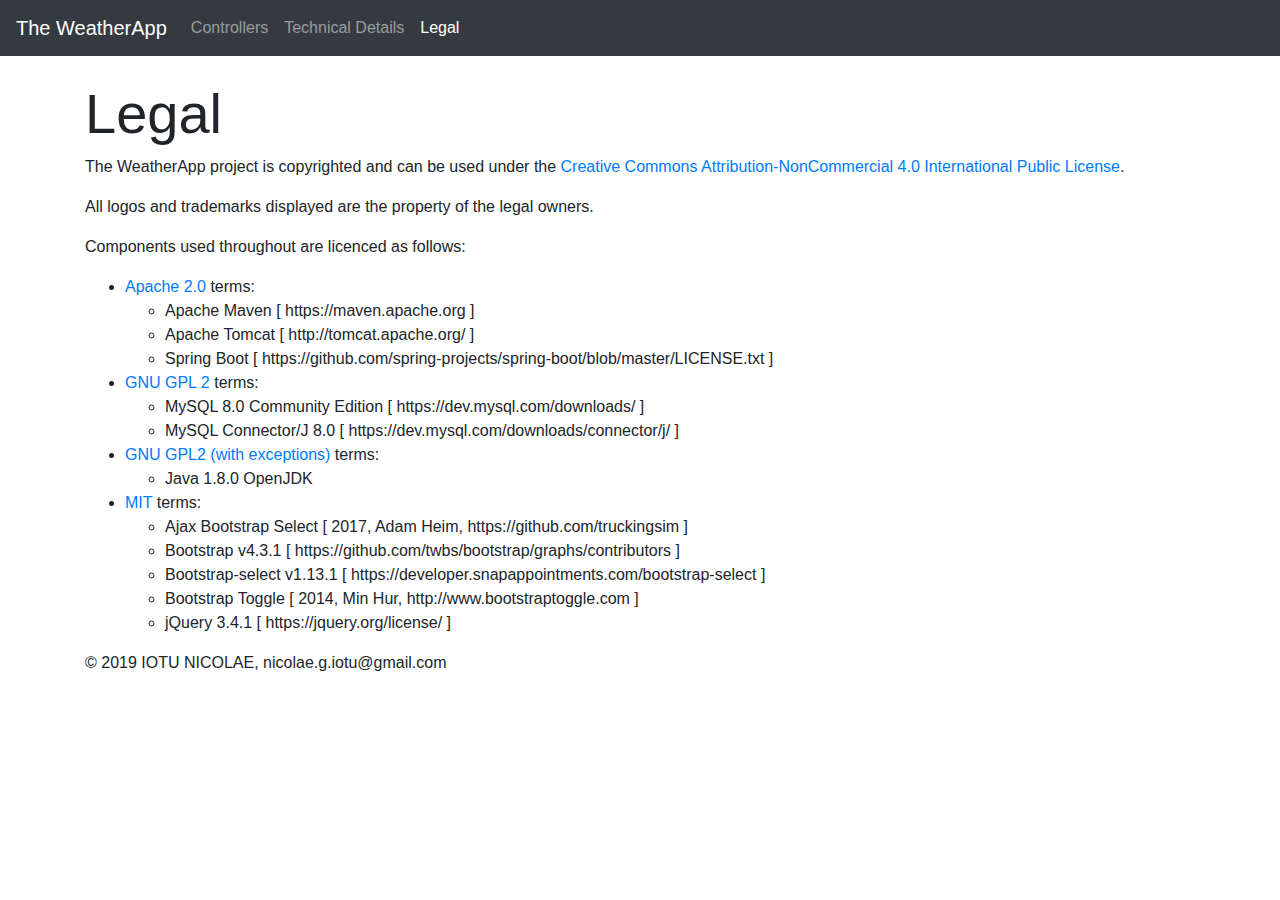
<file: src/main/webapp/legal.html>
<!DOCTYPE html>
<html lang="en">
<head>
<meta http-equiv="Content-Type" content="text/html; charset=UTF-8">

<meta name="viewport" content="width=device-width, initial-scale=1, shrink-to-fit=no">
<meta name="description" content="The WeatherApp accreditation project">
<meta name="author" content="IOTU NICOLAE, nicolae.g.iotu@gmail.com">
<meta name="keywords" content="WeatherApp Legal, Iotu Nicolae, nicolae.g.iotu@gmail.com" />
<meta name="description"
	content="This is the Legal page of the WeatherApp accreditation project developed by IOTU NICOLAE, nicolae.g.iotu@gmail.com."
/>
<meta name="subject" content="The WeatherApp Legal section">
<meta name="robots" content="noindex,nofollow" />
<meta name="Classification" content="Accreditation, Legal">
<meta name="designer" content="IOTU NICOLAE, nicolae.g.iotu@gmail.com">
<meta name="copyright"
	content="© 2019 IOTU NICOLAE, nicolae.g.iotu@gmail.com ® All rights
			reserved."
>
<meta name="reply-to" content="nicolae.g.iotu@gmail.com">
<meta name="owner" content="IOTU NICOLAE, nicolae.g.iotu@gmail.com">
<title>Legal</title>

<link href="./css/bootstrap.min.css" rel="stylesheet" type="text/css">
<link href="./css/weatherapp.css" rel="stylesheet" type="text/css">
</head>

<body>
	<nav class="navbar navbar-expand-md navbar-dark fixed-top bg-dark">
		<a class="navbar-brand clearfix" href="http://localhost:8080" target="_self" style="">The
			WeatherApp</a>
		<button class="navbar-toggler" type="button" data-toggle="collapse"
			data-target="#navbarsExampleDefault" aria-controls="navbarsExampleDefault" aria-expanded="false"
			aria-label="Toggle navigation"
		>
			<span class="navbar-toggler-icon"></span>
		</button>

		<div class="collapse navbar-collapse" id="navbarsExampleDefault">
			<ul class="navbar-nav mr-auto">
				<li class="nav-item"><a class="nav-link" href="http://localhost:8080/swagger-ui.html"
					title="Controllers Documentation" target="_blank"
				>Controllers <span class="sr-only">(current)</span>
				</a></li>
				<li class="nav-item"><a class="nav-link"
					href="http://localhost:8080/technical-details.html" title="Technical Details"
				>Technical Details <span class="sr-only">(current)</span>
				</a></li>
				<li class="nav-item active"><a class="nav-link" href="http://localhost:8080/legal.html"
					title="Legal"
				>Legal<span class="sr-only">(current)</span>
				</a></li>
			</ul>
		</div>
	</nav>

	<main role="main"> <!-- MAIN CONTENT -->
	<div id="intro" class="jumbotron jumbotron-fluid mt-4 mb-0 pt-0 pb-0" style="display: block;">
		<div class="container">
			<h1 class="display-4">Legal</h1>
			<p>
				The WeatherApp project is copyrighted and can be used under the <a
					href="http://localhost:8080/licence.html"
				>Creative Commons Attribution-NonCommercial 4.0 International Public License</a>.
			</p>
			<p>All logos and trademarks displayed are the property of the legal owners.</p>

			<p>Components used throughout are licenced as follows:
			<ul>
				<li><a href="https://www.apache.org/licenses/LICENSE-2.0.html" target="_blank">Apache
						2.0</a> terms:
					<ul>
						<li>Apache Maven [ https://maven.apache.org ]</li>
						<li>Apache Tomcat [ http://tomcat.apache.org/ ]</li>
						<li>Spring Boot [ https://github.com/spring-projects/spring-boot/blob/master/LICENSE.txt
							]</li>
					</ul></li>
				<li><a href="https://www.gnu.org/licenses/old-licenses/gpl-2.0.html" target="_blank">GNU
						GPL 2</a> terms:
					<ul>
						<li>MySQL 8.0 Community Edition [ https://dev.mysql.com/downloads/ ]</li>
						<li>MySQL Connector/J 8.0 [ https://dev.mysql.com/downloads/connector/j/ ]</li>

					</ul></li>
				<li><a href="https://openjdk.java.net/legal/" target="_blank">GNU GPL2 (with
						exceptions)</a> terms:
					<ul>
						<li>Java 1.8.0 OpenJDK</li>
					</ul></li>
				<li><a href="https://opensource.org/licenses/MIT" target="_blank">MIT</a> terms:
					<ul>
						<li>Ajax Bootstrap Select [ 2017, Adam Heim, https://github.com/truckingsim ]</li>
						<li>Bootstrap v4.3.1 [ https://github.com/twbs/bootstrap/graphs/contributors ]</li>
						<li>Bootstrap-select v1.13.1 [ https://developer.snapappointments.com/bootstrap-select ]</li>
						<li>Bootstrap Toggle [ 2014, Min Hur, http://www.bootstraptoggle.com ]</li>
						<li>jQuery 3.4.1 [ https://jquery.org/license/ ]</li>
					</ul></li>
			</ul>
			</p>
		</div>
	</div>



	</main>



	<footer class="container">
		<p>© 2019 IOTU NICOLAE, nicolae.g.iotu@gmail.com</p>
	</footer>

	<script src="./js/jquery-3.4.1.min.js"></script>
	<script src="./js/bootstrap.bundle.min.js"></script>
</body>
</html>
</file>
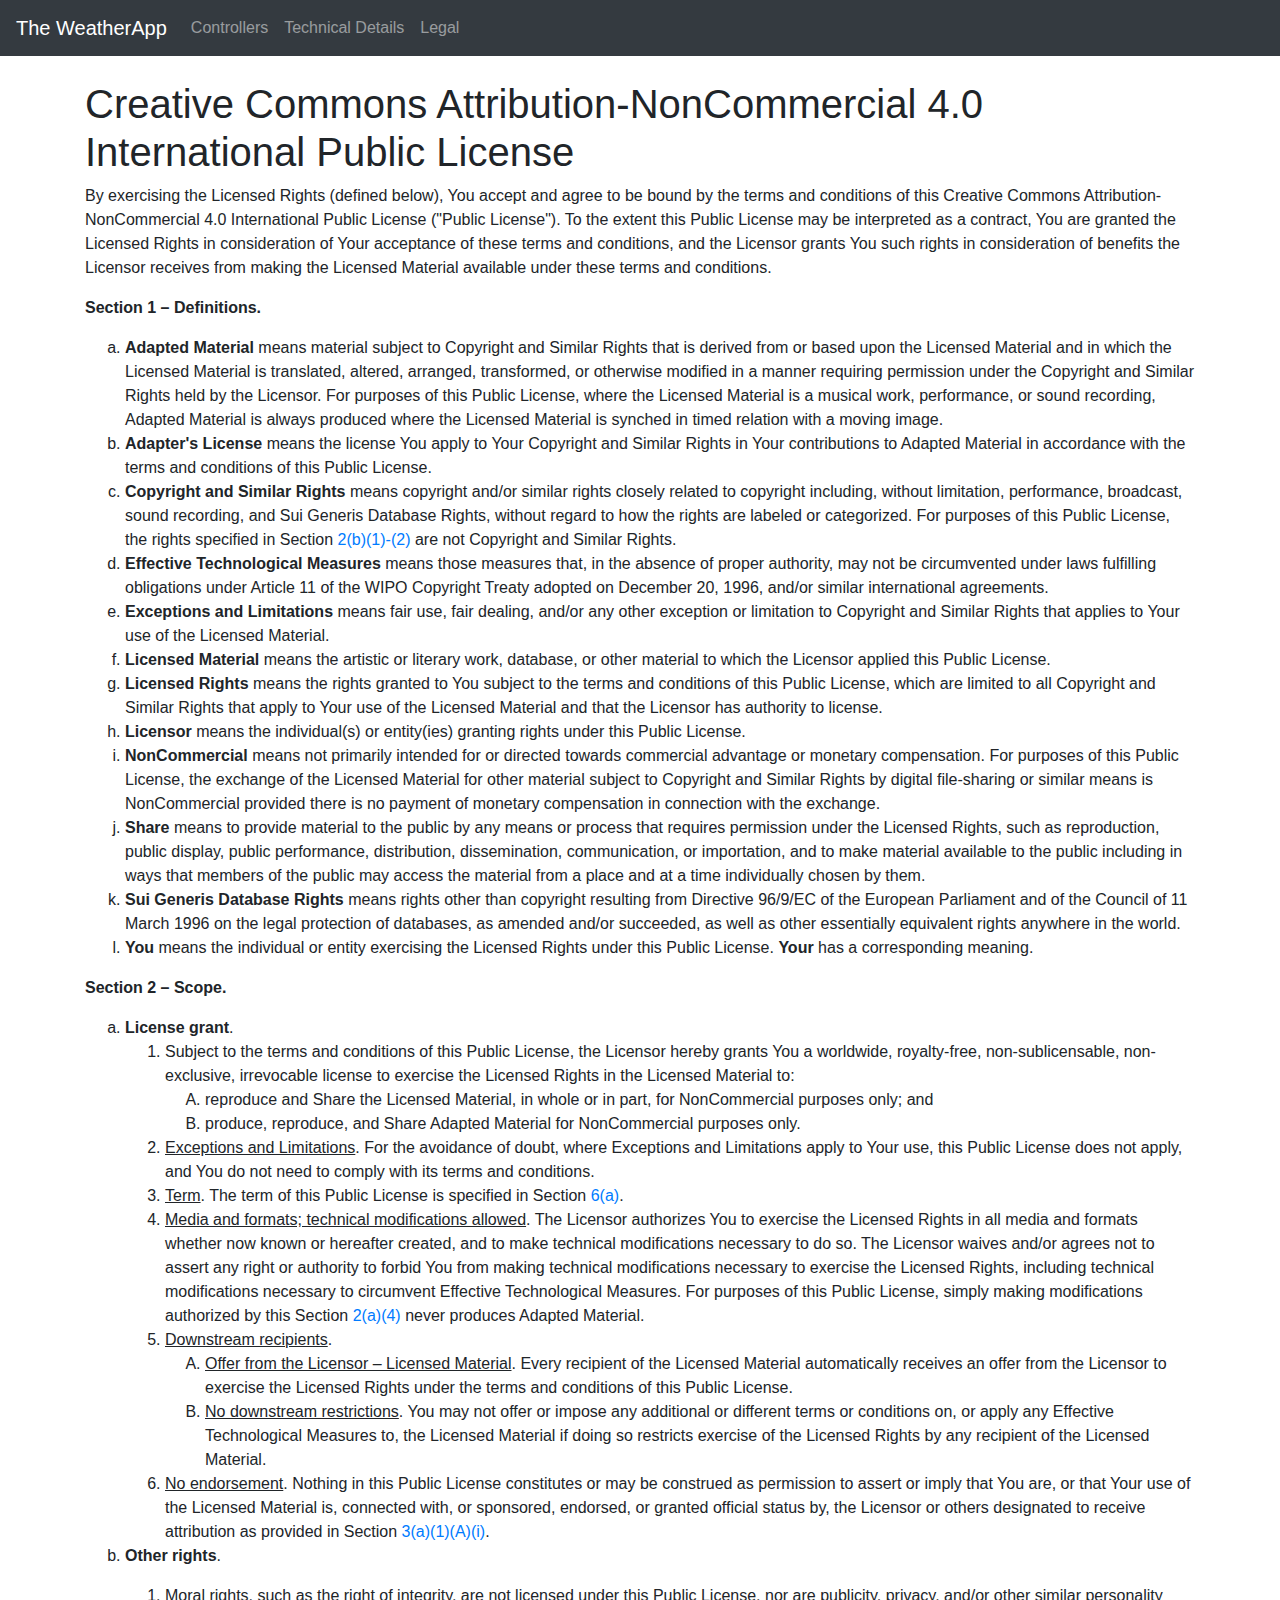
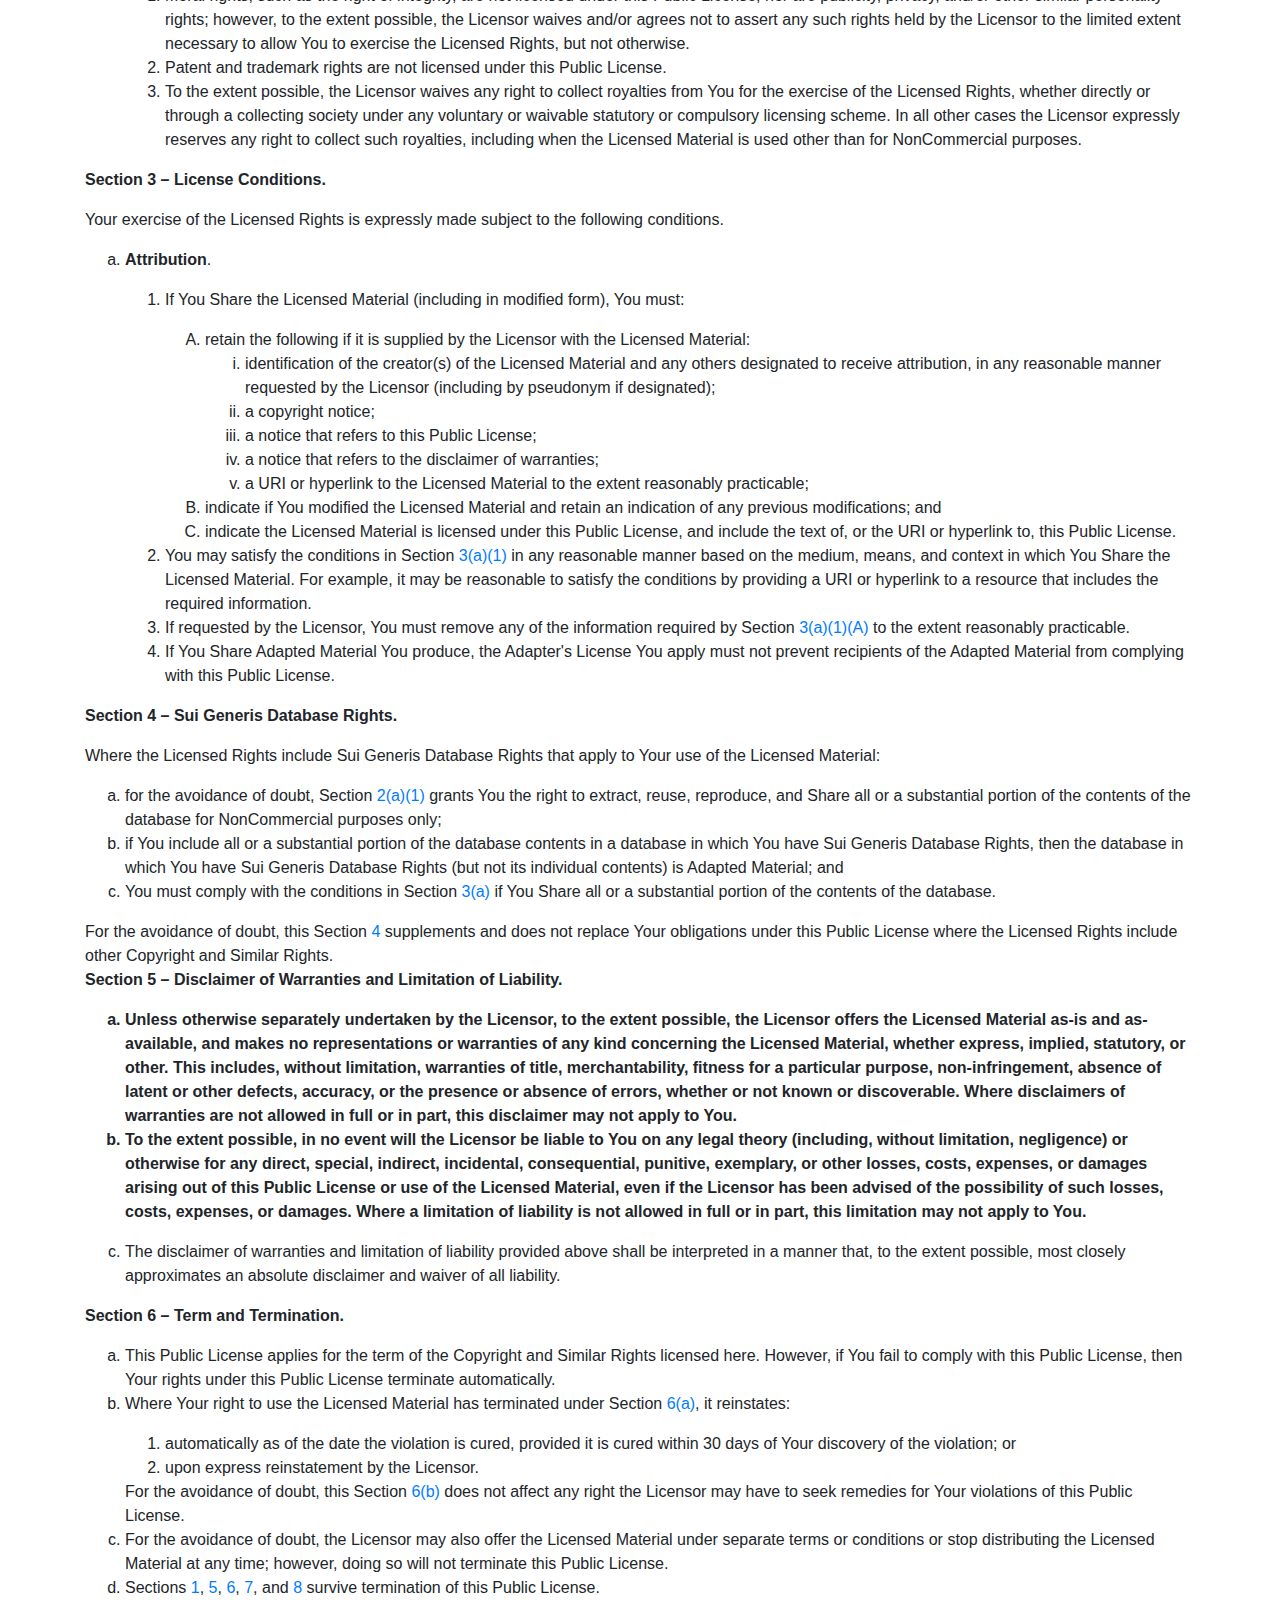
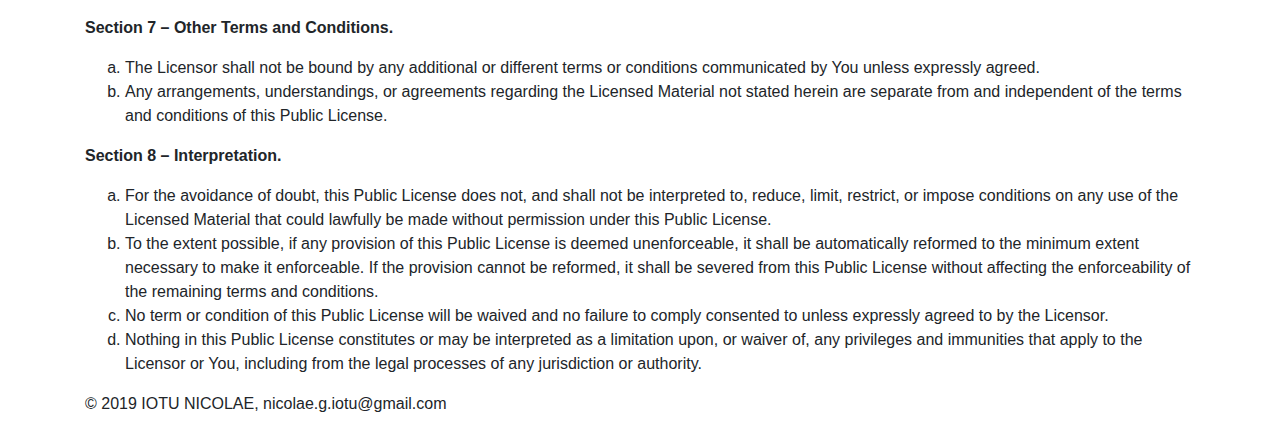
<file: src/main/webapp/licence.html>
<!DOCTYPE html>
<html lang="en">
<head>
<meta http-equiv="Content-Type" content="text/html; charset=UTF-8">

<meta name="viewport"
	content="width=device-width, initial-scale=1, shrink-to-fit=no">
<meta name="description" content="The WeatherApp Licence">
<meta name="author" content="IOTU NICOLAE, nicolae.g.iotu@gmail.com">
<meta name="keywords"
	content="WeatherApp Legal, Iotu Nicolae, nicolae.g.iotu@gmail.com" />
<meta name="description"
	content="This is the Licence page of the WeatherApp accreditation project developed by IOTU NICOLAE, nicolae.g.iotu@gmail.com." />
<meta name="subject" content="The WeatherApp Licence section">
<meta name="robots" content="noindex,nofollow" />
<meta name="Classification" content="Accreditation, Licence">
<meta name="designer" content="IOTU NICOLAE, nicolae.g.iotu@gmail.com">
<meta name="copyright"
	content="© 2019 IOTU NICOLAE, nicolae.g.iotu@gmail.com ® All rights
			reserved.">
<meta name="reply-to" content="nicolae.g.iotu@gmail.com">
<meta name="owner" content="IOTU NICOLAE, nicolae.g.iotu@gmail.com">

<link href="./css/bootstrap.min.css" rel="stylesheet" type="text/css">
<link href="./css/weatherapp.css" rel="stylesheet" type="text/css">
<title>Creative Commons Attribution-NonCommercial 4.0
	International Public License</title>
</head>
<body>
	<nav class="navbar navbar-expand-md navbar-dark fixed-top bg-dark">
		<a class="navbar-brand clearfix" href="http://localhost:8080"
			target="_self" style="">The WeatherApp</a>
		<button class="navbar-toggler" type="button" data-toggle="collapse"
			data-target="#navbarsExampleDefault"
			aria-controls="navbarsExampleDefault" aria-expanded="false"
			aria-label="Toggle navigation">
			<span class="navbar-toggler-icon"></span>
		</button>

		<div class="collapse navbar-collapse" id="navbarsExampleDefault">
			<ul class="navbar-nav mr-auto">
				<li class="nav-item"><a class="nav-link"
					href="http://localhost:8080/swagger-ui.html"
					title="Controllers Documentation">Controllers <span
						class="sr-only">(current)</span>
				</a></li>
				<li class="nav-item"><a class="nav-link"
					href="http://localhost:8080/technical-details.html"
					title="Technical Details">Technical Details <span
						class="sr-only">(current)</span>
				</a></li>
				<li class="nav-item"><a class="nav-link"
					href="http://localhost:8080/legal.html"
					title="Legal">Legal<span class="sr-only">(current)</span>
				</a></li>
			</ul>
		</div>
	</nav>

	<main role="main"> <!-- MAIN CONTENT -->
	<div id="intro" class="jumbotron jumbotron-fluid mt-4 mb-0 pt-0 pb-0"
		style="display: block;">
		<div class="container">
			<h1>Creative Commons Attribution-NonCommercial 4.0 International
				Public License</h1>
			<p>By exercising the Licensed Rights (defined below), You accept
				and agree to be bound by the terms and conditions of this Creative
				Commons Attribution-NonCommercial 4.0 International Public License
				("Public License"). To the extent this Public License may be
				interpreted as a contract, You are granted the Licensed Rights in
				consideration of Your acceptance of these terms and conditions, and
				the Licensor grants You such rights in consideration of benefits the
				Licensor receives from making the Licensed Material available under
				these terms and conditions.</p>
			<p id="s1">
				<strong>Section 1 – Definitions.</strong>
			</p>
			<ol type="a">
				<li id="s1a"><strong>Adapted Material</strong> means material
					subject to Copyright and Similar Rights that is derived from or
					based upon the Licensed Material and in which the Licensed Material
					is translated, altered, arranged, transformed, or otherwise
					modified in a manner requiring permission under the Copyright and
					Similar Rights held by the Licensor. For purposes of this Public
					License, where the Licensed Material is a musical work,
					performance, or sound recording, Adapted Material is always
					produced where the Licensed Material is synched in timed relation
					with a moving image.</li>
				<li id="s1b"><strong>Adapter's License</strong> means the
					license You apply to Your Copyright and Similar Rights in Your
					contributions to Adapted Material in accordance with the terms and
					conditions of this Public License.</li>
				<li id="s1c"><strong>Copyright and Similar Rights</strong>
					means copyright and/or similar rights closely related to copyright
					including, without limitation, performance, broadcast, sound
					recording, and Sui Generis Database Rights, without regard to how
					the rights are labeled or categorized. For purposes of this Public
					License, the rights specified in Section <a href="#s2b">2(b)(1)-(2)</a>
					are not Copyright and Similar Rights.</li>
				<li id="s1d"><strong>Effective Technological Measures</strong>
					means those measures that, in the absence of proper authority, may
					not be circumvented under laws fulfilling obligations under Article
					11 of the WIPO Copyright Treaty adopted on December 20, 1996,
					and/or similar international agreements.</li>
				<li id="s1e"><strong>Exceptions and Limitations</strong> means
					fair use, fair dealing, and/or any other exception or limitation to
					Copyright and Similar Rights that applies to Your use of the
					Licensed Material.</li>
				<li id="s1f"><strong>Licensed Material</strong> means the
					artistic or literary work, database, or other material to which the
					Licensor applied this Public License.</li>
				<li id="s1g"><strong>Licensed Rights</strong> means the rights
					granted to You subject to the terms and conditions of this Public
					License, which are limited to all Copyright and Similar Rights that
					apply to Your use of the Licensed Material and that the Licensor
					has authority to license.</li>
				<li id="s1h"><strong>Licensor</strong> means the individual(s)
					or entity(ies) granting rights under this Public License.</li>
				<li id="s1i"><strong>NonCommercial</strong> means not primarily
					intended for or directed towards commercial advantage or monetary
					compensation. For purposes of this Public License, the exchange of
					the Licensed Material for other material subject to Copyright and
					Similar Rights by digital file-sharing or similar means is
					NonCommercial provided there is no payment of monetary compensation
					in connection with the exchange.</li>
				<li id="s1j"><strong>Share</strong> means to provide material
					to the public by any means or process that requires permission
					under the Licensed Rights, such as reproduction, public display,
					public performance, distribution, dissemination, communication, or
					importation, and to make material available to the public including
					in ways that members of the public may access the material from a
					place and at a time individually chosen by them.</li>
				<li id="s1k"><strong>Sui Generis Database Rights</strong> means
					rights other than copyright resulting from Directive 96/9/EC of the
					European Parliament and of the Council of 11 March 1996 on the
					legal protection of databases, as amended and/or succeeded, as well
					as other essentially equivalent rights anywhere in the world.</li>
				<li id="s1l"><strong>You</strong> means the individual or
					entity exercising the Licensed Rights under this Public License. <strong>Your</strong>
					has a corresponding meaning.</li>
			</ol>
			<p id="s2">
				<strong>Section 2 – Scope.</strong>
			</p>
			<ol type="a">
				<li id="s2a"><strong>License grant</strong>.
					<ol>
						<li id="s2a1">Subject to the terms and conditions of this
							Public License, the Licensor hereby grants You a worldwide,
							royalty-free, non-sublicensable, non-exclusive, irrevocable
							license to exercise the Licensed Rights in the Licensed Material
							to:
							<ol type="A">
								<li id="s2a1A">reproduce and Share the Licensed Material,
									in whole or in part, for NonCommercial purposes only; and</li>
								<li id="s2a1B">produce, reproduce, and Share Adapted
									Material for NonCommercial purposes only.</li>
							</ol>
						<li id="s2a2"><span style="text-decoration: underline;">Exceptions
								and Limitations</span>. For the avoidance of doubt, where Exceptions
							and Limitations apply to Your use, this Public License does not
							apply, and You do not need to comply with its terms and
							conditions.</li>
						<li id="s2a3"><span style="text-decoration: underline;">Term</span>.
							The term of this Public License is specified in Section <a
							href="#s6a">6(a)</a>.</li>
						<li id="s2a4"><span style="text-decoration: underline;">Media
								and formats; technical modifications allowed</span>. The Licensor
							authorizes You to exercise the Licensed Rights in all media and
							formats whether now known or hereafter created, and to make
							technical modifications necessary to do so. The Licensor waives
							and/or agrees not to assert any right or authority to forbid You
							from making technical modifications necessary to exercise the
							Licensed Rights, including technical modifications necessary to
							circumvent Effective Technological Measures. For purposes of this
							Public License, simply making modifications authorized by this
							Section <a href="#s2a4">2(a)(4)</a> never produces Adapted
							Material.</li>
						<li id="s2a5"><span style="text-decoration: underline;">Downstream
								recipients</span>.
							<div class="para">
								<ol type="A">
									<li id="s2a5A"><span style="text-decoration: underline;">Offer
											from the Licensor – Licensed Material</span>. Every recipient of the
										Licensed Material automatically receives an offer from the
										Licensor to exercise the Licensed Rights under the terms and
										conditions of this Public License.</li>
									<li id="s2a5B"><span style="text-decoration: underline;">No
											downstream restrictions</span>. You may not offer or impose any
										additional or different terms or conditions on, or apply any
										Effective Technological Measures to, the Licensed Material if
										doing so restricts exercise of the Licensed Rights by any
										recipient of the Licensed Material.</li>
								</ol>
							</div>
						<li id="s2a6"><span style="text-decoration: underline;">No
								endorsement</span>. Nothing in this Public License constitutes or may
							be construed as permission to assert or imply that You are, or
							that Your use of the Licensed Material is, connected with, or
							sponsored, endorsed, or granted official status by, the Licensor
							or others designated to receive attribution as provided in
							Section <a href="#s3a1Ai">3(a)(1)(A)(i)</a>.</li>
					</ol>
				<li id="s2b"><p>
						<strong>Other rights</strong>.
					</p>
					<ol>
						<li id="s2b1">Moral rights, such as the right of integrity,
							are not licensed under this Public License, nor are publicity,
							privacy, and/or other similar personality rights; however, to the
							extent possible, the Licensor waives and/or agrees not to assert
							any such rights held by the Licensor to the limited extent
							necessary to allow You to exercise the Licensed Rights, but not
							otherwise.</li>
						<li id="s2b2">Patent and trademark rights are not licensed
							under this Public License.</li>
						<li id="s2b3">To the extent possible, the Licensor waives any
							right to collect royalties from You for the exercise of the
							Licensed Rights, whether directly or through a collecting society
							under any voluntary or waivable statutory or compulsory licensing
							scheme. In all other cases the Licensor expressly reserves any
							right to collect such royalties, including when the Licensed
							Material is used other than for NonCommercial purposes.</li>
					</ol></li>
			</ol>
			<p id="s3">
				<strong>Section 3 – License Conditions.</strong>
			</p>
			<p>Your exercise of the Licensed Rights is expressly made subject
				to the following conditions.</p>
			<ol type="a">
				<li id="s3a"><p>
						<strong>Attribution</strong>.
					</p>
					<ol>
						<li id="s3a1"><p>If You Share the Licensed Material
								(including in modified form), You must:</p>
							<ol type="A">
								<li id="s3a1A">retain the following if it is supplied by
									the Licensor with the Licensed Material:
									<ol type="i">
										<li id="s3a1Ai">identification of the creator(s) of the
											Licensed Material and any others designated to receive
											attribution, in any reasonable manner requested by the
											Licensor (including by pseudonym if designated);</li>
										<li id="s3a1Aii">a copyright notice;</li>
										<li id="s3a1Aiii">a notice that refers to this Public
											License;</li>
										<li id="s3a1Aiv">a notice that refers to the disclaimer
											of warranties;</li>
										<li id="s3a1Av">a URI or hyperlink to the Licensed
											Material to the extent reasonably practicable;</li>
									</ol>
								<li id="s3a1B">indicate if You modified the Licensed
									Material and retain an indication of any previous
									modifications; and</li>
								<li id="s3a1C">indicate the Licensed Material is licensed
									under this Public License, and include the text of, or the URI
									or hyperlink to, this Public License.</li>
							</ol></li>
						<li id="s3a2">You may satisfy the conditions in Section <a
							href="#s3a1">3(a)(1)</a> in any reasonable manner based on the
							medium, means, and context in which You Share the Licensed
							Material. For example, it may be reasonable to satisfy the
							conditions by providing a URI or hyperlink to a resource that
							includes the required information.
						</li>
						<li id="s3a3">If requested by the Licensor, You must remove
							any of the information required by Section <a href="#s3a1A">3(a)(1)(A)</a>
							to the extent reasonably practicable.
						</li>
						<li id="s3a4">If You Share Adapted Material You produce, the
							Adapter's License You apply must not prevent recipients of the
							Adapted Material from complying with this Public License.</li>
					</ol></li>
			</ol>
			<p id="s4">
				<strong>Section 4 – Sui Generis Database Rights.</strong>
			</p>
			<p>Where the Licensed Rights include Sui Generis Database Rights
				that apply to Your use of the Licensed Material:</p>
			<ol type="a">
				<li id="s4a">for the avoidance of doubt, Section <a
					href="#s2a1">2(a)(1)</a> grants You the right to extract, reuse,
					reproduce, and Share all or a substantial portion of the contents
					of the database for NonCommercial purposes only;
				</li>
				<li id="s4b">if You include all or a substantial portion of the
					database contents in a database in which You have Sui Generis
					Database Rights, then the database in which You have Sui Generis
					Database Rights (but not its individual contents) is Adapted
					Material; and</li>
				<li id="s4c">You must comply with the conditions in Section <a
					href="#s3a">3(a)</a> if You Share all or a substantial portion of
					the contents of the database.
				</li>
			</ol>
			For the avoidance of doubt, this Section <a href="#s4">4</a>
			supplements and does not replace Your obligations under this Public
			License where the Licensed Rights include other Copyright and Similar
			Rights.
			<p id="s5">
				<strong>Section 5 – Disclaimer of Warranties and Limitation
					of Liability.</strong>
			</p>
			<ol style="font-weight: bold;" type="a">
				<li id="s5a"><strong>Unless otherwise separately
						undertaken by the Licensor, to the extent possible, the Licensor
						offers the Licensed Material as-is and as-available, and makes no
						representations or warranties of any kind concerning the Licensed
						Material, whether express, implied, statutory, or other. This
						includes, without limitation, warranties of title,
						merchantability, fitness for a particular purpose,
						non-infringement, absence of latent or other defects, accuracy, or
						the presence or absence of errors, whether or not known or
						discoverable. Where disclaimers of warranties are not allowed in
						full or in part, this disclaimer may not apply to You.</strong></li>
				<li id="s5b"><strong>To the extent possible, in no
						event will the Licensor be liable to You on any legal theory
						(including, without limitation, negligence) or otherwise for any
						direct, special, indirect, incidental, consequential, punitive,
						exemplary, or other losses, costs, expenses, or damages arising
						out of this Public License or use of the Licensed Material, even
						if the Licensor has been advised of the possibility of such
						losses, costs, expenses, or damages. Where a limitation of
						liability is not allowed in full or in part, this limitation may
						not apply to You.</strong></li>
			</ol>
			<ol start="3" type="a">
				<li id="s5c">The disclaimer of warranties and limitation of
					liability provided above shall be interpreted in a manner that, to
					the extent possible, most closely approximates an absolute
					disclaimer and waiver of all liability.</li>
			</ol>
			<p id="s6">
				<strong>Section 6 – Term and Termination.</strong>
			</p>
			<ol type="a">
				<li id="s6a">This Public License applies for the term of the
					Copyright and Similar Rights licensed here. However, if You fail to
					comply with this Public License, then Your rights under this Public
					License terminate automatically.</li>
				<li id="s6b">
					<p>
						Where Your right to use the Licensed Material has terminated under
						Section <a href="#s6a">6(a)</a>, it reinstates:
					</p>
					<ol>
						<li id="s6b1">automatically as of the date the violation is
							cured, provided it is cured within 30 days of Your discovery of
							the violation; or</li>
						<li id="s6b2">upon express reinstatement by the Licensor.</li>
					</ol> For the avoidance of doubt, this Section <a href="#s6b">6(b)</a>
					does not affect any right the Licensor may have to seek remedies
					for Your violations of this Public License.
				</li>
				<li id="s6c">For the avoidance of doubt, the Licensor may also
					offer the Licensed Material under separate terms or conditions or
					stop distributing the Licensed Material at any time; however, doing
					so will not terminate this Public License.</li>
				<li id="s6d">Sections <a href="#s1">1</a>, <a href="#s5">5</a>,
					<a href="#s6">6</a>, <a href="#s7">7</a>, and <a href="#s8">8</a>
					survive termination of this Public License.
				</li>
			</ol>
			<p id="s7">
				<strong>Section 7 – Other Terms and Conditions.</strong>
			</p>
			<ol type="a">
				<li id="s7a">The Licensor shall not be bound by any additional
					or different terms or conditions communicated by You unless
					expressly agreed.</li>
				<li id="s7b">Any arrangements, understandings, or agreements
					regarding the Licensed Material not stated herein are separate from
					and independent of the terms and conditions of this Public License.</li>
			</ol>
			<p id="s8">
				<strong>Section 8 – Interpretation.</strong>
			</p>
			<ol type="a">
				<li id="s8a">For the avoidance of doubt, this Public License
					does not, and shall not be interpreted to, reduce, limit, restrict,
					or impose conditions on any use of the Licensed Material that could
					lawfully be made without permission under this Public License.</li>
				<li id="s8b">To the extent possible, if any provision of this
					Public License is deemed unenforceable, it shall be automatically
					reformed to the minimum extent necessary to make it enforceable. If
					the provision cannot be reformed, it shall be severed from this
					Public License without affecting the enforceability of the
					remaining terms and conditions.</li>
				<li id="s8c">No term or condition of this Public License will
					be waived and no failure to comply consented to unless expressly
					agreed to by the Licensor.</li>
				<li id="s8d">Nothing in this Public License constitutes or may
					be interpreted as a limitation upon, or waiver of, any privileges
					and immunities that apply to the Licensor or You, including from
					the legal processes of any jurisdiction or authority.</li>
			</ol>
		</div>
	</div>
	</main>
	<footer class="container">
		<p>© 2019 IOTU NICOLAE, nicolae.g.iotu@gmail.com</p>
	</footer>

	<script src="./js/jquery-3.4.1.min.js"></script>
	<script src="./js/bootstrap.bundle.min.js"></script>
</body>
</html>
</file>
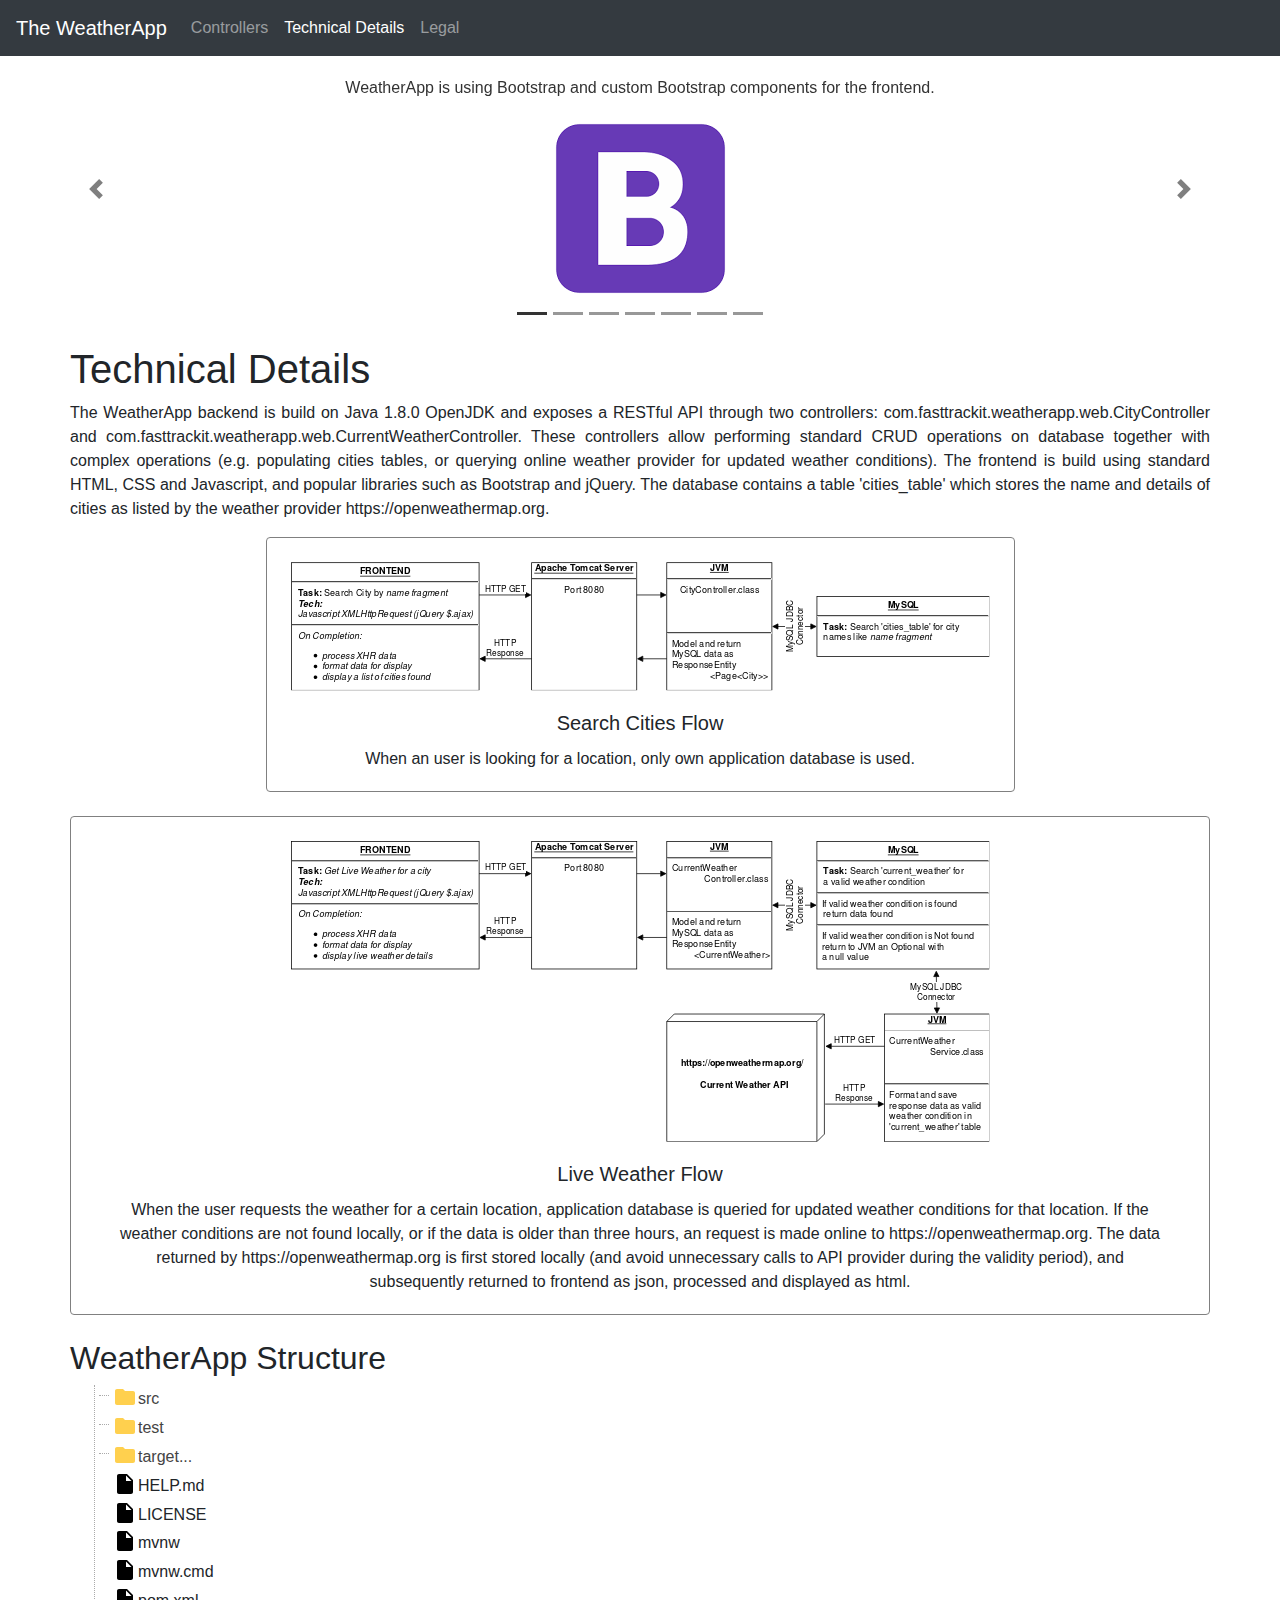
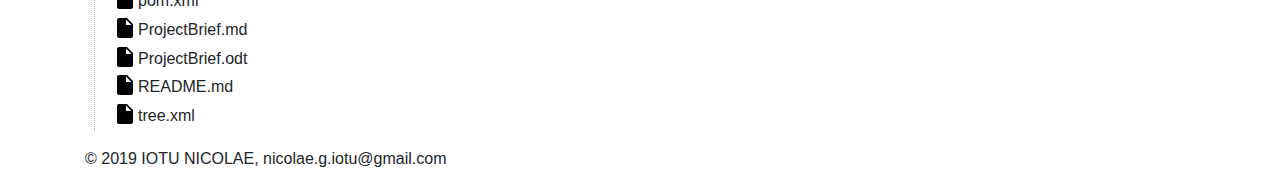
<file: src/main/webapp/technical-details.html>
<!DOCTYPE html>
<html lang="en">
<head>
<meta http-equiv="Content-Type" content="text/html; charset=UTF-8">

<meta name="viewport" content="width=device-width, initial-scale=1, shrink-to-fit=no">
<meta name="description" content="Technical Details of WeatherApp">
<meta name="author" content="IOTU NICOLAE, nicolae.g.iotu@gmail.com">
<meta name="keywords" content="Technical Details WeatherApp, Iotu Nicolae, nicolae.g.iotu@gmail.com" />
<meta name="description"
	content="Technical Details of the WeatherApp accreditation project developed by IOTU NICOLAE, nicolae.g.iotu@gmail.com."
/>
<meta name="subject" content="Technical Details of WeatherApp">
<meta name="robots" content="noindex,nofollow" />
<meta name="Classification" content="Accreditation, Technical Details WeatherApp">
<meta name="designer" content="IOTU NICOLAE, nicolae.g.iotu@gmail.com">
<meta name="copyright"
	content="© 2019 IOTU NICOLAE, nicolae.g.iotu@gmail.com ® All rights
			reserved."
>
<meta name="reply-to" content="nicolae.g.iotu@gmail.com">
<meta name="owner" content="IOTU NICOLAE, nicolae.g.iotu@gmail.com">
<title>Technical Details WeatherApp</title>

<link href="./css/bootstrap.min.css" rel="stylesheet" type="text/css">
<link href="./css/weatherapp.css" rel="stylesheet" type="text/css">
<link href="./css/file-explore.css" rel="stylesheet" type="text/css">

</head>

<body>
	<nav class="navbar navbar-expand-md navbar-dark fixed-top bg-dark">
		<a class="navbar-brand clearfix" href="http://localhost:8080" target="_self" style="">The
			WeatherApp</a>
		<button class="navbar-toggler" type="button" data-toggle="collapse"
			data-target="#navbarsExampleDefault" aria-controls="navbarsExampleDefault" aria-expanded="false"
			aria-label="Toggle navigation"
		>
			<span class="navbar-toggler-icon"></span>
		</button>

		<div class="collapse navbar-collapse" id="navbarsExampleDefault">
			<ul class="navbar-nav mr-auto">
				<li class="nav-item"><a class="nav-link" href="http://localhost:8080/swagger-ui.html"
					title="Controllers Documentation" target="_blank"
				>Controllers <span class="sr-only">(current)</span>
				</a></li>
				<li class="nav-item active"><a class="nav-link"
					href="http://localhost:8080/technical-details.html" title="Technical Details"
				>Technical Details <span class="sr-only">(current)</span>
				</a></li>
				<li class="nav-item"><a class="nav-link" href="http://localhost:8080/legal.html"
					title="Legal"
				>Legal<span class="sr-only">(current)</span>
				</a></li>
			</ul>
		</div>
	</nav>

	<main role="main"> <!-- MAIN CONTENT --> <!-- CAROUSEL -->
	<div class="bd-example">
		<div id="carouselExampleCaptions" class="carousel slide" data-ride="carousel">
			<ol class="carousel-indicators">
				<li data-target="#carouselExampleCaptions" data-slide-to="0" class="active"></li>
				<li data-target="#carouselExampleCaptions" data-slide-to="1"></li>
				<li data-target="#carouselExampleCaptions" data-slide-to="2"></li>
				<li data-target="#carouselExampleCaptions" data-slide-to="3"></li>
				<li data-target="#carouselExampleCaptions" data-slide-to="4"></li>
				<li data-target="#carouselExampleCaptions" data-slide-to="5"></li>
				<li data-target="#carouselExampleCaptions" data-slide-to="6"></li>
			</ol>
			<div class="carousel-inner">
				<div class="carousel-item active">
					<img src="./img/logos/bootstrap.png" class="d-block" alt="Bootstrap" style="margin: auto">
					<div class="carousel-caption d-none d-md-block">
						<p>WeatherApp is using Bootstrap and custom Bootstrap components for the frontend.</p>
					</div>
				</div>
				<div class="carousel-item">
					<img src="./img/logos/java.png" class="d-block" alt="Java">
					<div class="carousel-caption d-none d-md-block">
						<p>WeatherApp is build and is running on a Java 1.8.0 OpenJDK backend.</p>
					</div>
				</div>
				<div class="carousel-item">
					<img src="./img/logos/jquery.png" class="d-block" alt="jQuery">
					<div class="carousel-caption d-none d-md-block">
						<p>WeatherApp is using jQuery and custom jQuery components for the frontend.</p>
					</div>
				</div>
				<div class="carousel-item">
					<img src="./img/logos/maven.jpg" class="d-block" alt="Apache Maven">
					<div class="carousel-caption d-none d-md-block">
						<p>WeatherApp is build using Apache Maven.</p>
					</div>
				</div>
				<div class="carousel-item">
					<img src="./img/logos/mysql.png" class="d-block" alt="MySQL">
					<div class="carousel-caption d-none d-md-block">
						<p>WeatherApp uses MySQL Community database utilities.</p>
					</div>
				</div>
				<div class="carousel-item">
					<img src="./img/logos/springboot.png" class="d-block" alt="Spring Boot">
					<div class="carousel-caption d-none d-md-block">
						<p>WeatherApp is build using Spring Boot.</p>
					</div>
				</div>
				<div class="carousel-item">
					<img src="./img/logos/tomcat.png" class="d-block" alt="Apache Tomcat">
					<div class="carousel-caption d-none d-md-block">
						<p>WeatherApp runs on an embedded Apache Tomcat server.</p>
					</div>
				</div>
			</div>
			<a class="carousel-control-prev" href="#carouselExampleCaptions" role="button" data-slide="prev">
				<span class="carousel-control-prev-icon" aria-hidden="true"></span> <span class="sr-only">Previous</span>
			</a> <a class="carousel-control-next" href="#carouselExampleCaptions" role="button" data-slide="next">
				<span class="carousel-control-next-icon" aria-hidden="true"></span> <span class="sr-only">Next</span>
			</a>
		</div>
	</div>
	<div id="intro" class="jumbotron jumbotron-fluid mt-4 mb-0 pt-0 pb-0" style="display: block;">
		<div class="container">
			<div class="row">
				<h1>Technical Details</h1>
				<p class="text-justify">The WeatherApp backend is build on Java 1.8.0 OpenJDK and exposes a
					RESTful API through two controllers: com.fasttrackit.weatherapp.web.CityController and
					com.fasttrackit.weatherapp.web.CurrentWeatherController. These controllers allow performing
					standard CRUD operations on database together with complex operations (e.g. populating cities
					tables, or querying online weather provider for updated weather conditions). The frontend is
					build using standard HTML, CSS and Javascript, and popular libraries such as Bootstrap and
					jQuery. The database contains a table 'cities_table' which stores the name and details of
					cities as listed by the weather provider https://openweathermap.org.</p>
			</div>

			<div class="row text-center mb-4">
				<div class="card pt-4 pl-4 pr-4" style="margin: auto">
					<img src="./img/search_cities_75.png" width="699" height="129"
						style="margin: auto; text-align: center;" alt="Search Cities Flow" title="Search Cities Flow"
					>
					<div class="card-body">
						<h5 class="card-title">Search Cities Flow</h5>
						<p class="card-text">When an user is looking for a location, only own application database
							is used.</p>
					</div>
				</div>
			</div>

			<div class="row text-center mb-4">
				<div class="card pt-4 pl-4 pr-4" style="margin: auto">
					<img src="./img/live_weather_75.png" width="699" height="301" alt="Live Weather Flow"
						style="margin: auto; text-align: center;" title="Live Weather Flow"
					>
					<div class="card-body">
						<h5 class="card-title">Live Weather Flow</h5>
						<p class="card-text">When the user requests the weather for a certain location,
							application database is queried for updated weather conditions for that location. If the
							weather conditions are not found locally, or if the data is older than three hours, an
							request is made online to https://openweathermap.org. The data returned by
							https://openweathermap.org is first stored locally (and avoid unnecessary calls to API
							provider during the validity period), and subsequently returned to frontend as json,
							processed and displayed as html.</p>
					</div>
				</div>
			</div>

			<div class="row">
				<h2>WeatherApp Structure</h2>




				<!-- FILE TREE -->
				<ul class="file-tree">
					<li><a href="#">src</a>
						<ul>
							<li><a href="#">main</a>
								<ul>
									<li><a href="#">java</a>
										<ul>
											<li><a href="#">com</a>
												<ul>
													<li><a href="#">fasttrackit</a>
														<ul>
															<li><a href="#">weatherapp</a>
																<ul>
																	<li><a href="#">configuration</a>
																		<ul>
																			<li>SwaggerConfig.java</li>
																		</ul></li>
																	<li><a href="#">domain</a>
																		<ul>
																			<li><a href="#">city</a>
																				<ul>
																					<li>CityId.java</li>
																					<li>City.java</li>
																				</ul></li>
																			<li><a href="#">currentweather</a>
																				<ul>
																					<li>CurrentWeather.java</li>
																				</ul></li>
																		</ul></li>
																	<li><a href="#">persistence</a>
																		<ul>
																			<li>CityRepository.java</li>
																			<li>CurrentWeatherRepository.java</li>
																		</ul></li>
																	<li><a href="#">service</a>
																		<ul>
																			<li>CityService.java</li>
																			<li>CurrentWeatherService.java</li>
																		</ul></li>
																	<li><a href="#">tools</a>
																		<ul>
																			<li>CitiesParser.java</li>
																			<li>CurrentWeatherTools.java</li>
																		</ul></li>
																	<li><a href="#">transfer</a>
																		<ul>
																			<li><a href="#">city</a>
																				<ul>
																					<li>CityListReponse.java</li>
																					<li>CreateCityRequest.java</li>
																					<li>GetFilteredCitiesRequest.java</li>
																					<li>UpdateCityRequest.java</li>
																				</ul></li>
																			<li><a href="#">currentweather</a>
																				<ul>
																					<li>CreateCurrentWeatherRequest.java</li>
																					<li>CurrentWeatherListResponse.java</li>
																					<li>CurrentWeatherResponse.java</li>
																					<li>DeleteCurrentWeatherRequest.java</li>
																					<li>UpdateCurrentWeatherRequest.java</li>
																				</ul></li>
																		</ul></li>
																	<li><a href="#">weatherprovider</a>
																		<ul>
																			<li>OpenWeatherMapWeatherProvider.java</li>
																			<li>WeatherProvider.java</li>
																		</ul></li>
																	<li><a href="#">web</a>
																		<ul>
																			<li>CityController.java</li>
																			<li>CurrentWeatherController.java</li>
																		</ul></li>
																	<li>ServletInitializer.java</li>
																	<li>WeatherAppApplication.java</li>
																</ul></li>
														</ul></li>
												</ul></li>
										</ul></li>
								</ul></li>
							<li><a href="#">resources</a>
								<ul>
									<li><a href="#">openweathermap</a>
										<ul>
											<li>current.city.list.json</li>
											<li>current.city.list.json.head20000</li>
										</ul></li>
									<li><a href="#">static</a></li>
									<li><a href="#">templates</a></li>
									<li>application.properties</li>
								</ul></li>
							<li><a href="#">webapp</a>
								<ul>
									<li><a href="#">css</a>
										<ul>
											<li>ajax-bootstrap-select.min.css</li>
											<li>bootstrap2-toggle.min.css</li>
											<li>bootstrap.min.css</li>
											<li>bootstrap-select.min.css</li>
											<li>file-explore.css</li>
											<li>weatherapp.css</li>
										</ul></li>
									<li><a href="#">img</a>
										<ul>
											<li><a href="#">logos</a>
												<ul>
													<li>bootstrap.png</li>
													<li>java.png</li>
													<li>jquery.png</li>
													<li>maven.jpg</li>
													<li>mysql.png</li>
													<li>springboot.png</li>
													<li>tomcat.png</li>
												</ul></li>
											<li><a href="#">weather</a>
												<ul>
													<li>01d.png</li>
													<li>01n.png</li>
													<li>02d.png</li>
													<li>02n.png</li>
													<li>03d.png</li>
													<li>03n.png</li>
													<li>04d.png</li>
													<li>04n.png</li>
													<li>09d.png</li>
													<li>09n.png</li>
													<li>10d.png</li>
													<li>10n.png</li>
													<li>11d.png</li>
													<li>11n.png</li>
													<li>13d.png</li>
													<li>13n.png</li>
													<li>50d.png</li>
													<li>50n.png</li>
												</ul></li>
											<li>ic_error_18px.svg</li>
											<li>ic_folder_24px.svg</li>
											<li>ic_folder_open_24px.svg</li>
											<li>ic_insert_drive_li_24px.svg</li>
											<li>ic_refresh_24px.svg</li>
											<li>live_weather_75.png</li>
											<li>search_cities_75.png</li>
										</ul></li>
									<li><a href="#">js</a>
										<ul>
											<li>ajax-bootstrap-select.min.js</li>
											<li>bootstrap2-toggle.min.js</li>
											<li>bootstrap.bundle.min.js</li>
											<li>bootstrap-select.min.js</li>
											<li>citydetails.js</li>
											<li>citypreview.js</li>
											<li>file-explore.js</li>
											<li>jquery-3.4.1.min.js</li>
											<li>searchcity.js</li>
											<li>weatherapp.js</li>
										</ul></li>
									<li>index.html</li>
									<li>legal.html</li>
									<li>licence.html</li>
									<li>technical-details.html</li>
								</ul></li>
						</ul></li>
					<li><a href="#">test</a>
						<ul>
							<li><a href="#">java</a>
								<ul>
									<li><a href="#">com</a>
										<ul>
											<li><a href="#">fasttrackit</a>
												<ul>
													<li><a href="#">weatherapp</a>
														<ul>
															<li>CityRelatedTests.java</li>
															<li>CurrentWeatherRelatedTests.java</li>
														</ul></li>
												</ul></li>
										</ul></li>
								</ul></li>
						</ul></li>


					<li><a href="#">target...</a>
						<ul></ul></li>

					<li>HELP.md</li>
					<li>LICENSE</li>
					<li>mvnw</li>
					<li>mvnw.cmd</li>
					<li>pom.xml</li>
					<li>ProjectBrief.md</li>
					<li>ProjectBrief.odt</li>
					<li>README.md</li>
					<li>tree.xml</li>
				</ul>

				<!-- END FILE TREE -->




			</div>

		</div>
	</div>

	</main>

	<footer class="container">
		<p>© 2019 IOTU NICOLAE, nicolae.g.iotu@gmail.com</p>
	</footer>

	<script src="./js/jquery-3.4.1.min.js"></script>
	<script src="./js/bootstrap.bundle.min.js"></script>
	<script src="./js/file-explore.js"></script>
	<script>
		$(document).ready(function() {
			$(".file-tree").filetree();
		});
	</script>
</body>
</html>
</file>
<file: src/main/webapp/css/weatherapp.css>
@charset "UTF-8";

body {
	padding-top: 3.5rem;
}

.jumbotron {
    background-color: #fff;
}

.bd-placeholder-img {
	font-size: 1.125rem;
	text-anchor: middle;
	-webkit-user-select: none;
	-moz-user-select: none;
	-ms-user-select: none;
	user-select: none;
}

@media ( min-width : 768px) {
	.bd-placeholder-img-lg {
		font-size: 3.5rem;
	}
}

.btn-default, .btn-light {
	color: #333;
	background-color: #fff;
	border-color: #ccc;
}

code {
	color: #ffffff;
	background-color: #2e3436;
}

.explain {
	display: none
}

.carousel-caption {
	color: #333;
	text-align: center;
	top: 0px;
}

.carousel-item img {
	margin: auto;
}

.carousel-indicators li {
	background-color: #333;
}

.carousel-control-prev-icon {
	background-image:
		url("data:image/svg+xml,%3csvg xmlns='http://www.w3.org/2000/svg' fill='333' viewBox='0 0 8 8'%3e%3cpath d='M5.25 0l-4 4 4 4 1.5-1.5-2.5-2.5 2.5-2.5-1.5-1.5z'/%3e%3c/svg%3e");
}

.carousel-control-next-icon {
	background-image:
		url("data:image/svg+xml,%3csvg xmlns='http://www.w3.org/2000/svg' fill='333' viewBox='0 0 8 8'%3e%3cpath d='M2.75 0l-1.5 1.5 2.5 2.5-2.5 2.5 1.5 1.5 4-4-4-4z'/%3e%3c/svg%3e");
}

.d-block {
	padding-top: 40px;
}

.carousel-indicators {
	bottom: -20px;
}

.card {
	border-color: gray;
}
</file>
<file: src/main/webapp/css/file-explore.css>
.file-list, .file-list ul{
    list-style-type: none;
    font-size:1em;
    line-height:1.8em;
    margin-left:24px;
    padding-left:18px;
    border-left:1px dotted #aaa;
}
.file-list li{
    position: relative;
    padding-left:25px;
}
.file-list li a{
    text-decoration: none;
    color:#444;  
}
.file-list li a:before{
    display:block;
    content: " ";
    width:10px;
    height:1px;
    position:absolute;
    border-bottom:1px dotted #aaa;
    top:.6em;
    left:-14px;
}
.file-list li:before{
    list-style-type: none;
    display:block;
    content: url('../img/ic_insert_drive_file_24px.svg');
    position:absolute;
    top:0px;
    left:0px;
    width:24px;
    height:24px;
    font-size:1.3em;
    color:#555;
}
.file-list .folder-root{
    list-style-type: none;
}
.file-list .folder-root a{
    text-decoration:none;
}
.file-list .folder-root:before{
    color:#FFD04E;
    content: url('../img/ic_folder_24px.svg');
}
.file-list .folder-root.open:before{
    content: url('../img/ic_folder_open_24px.svg');
}
li.folder-root ul{
    transition: all .3s ease-in-out;
    overflow:hidden;
}
li.folder-root.closed>ul{
   opacity:0;
   max-height:0px;
}
li.folder-root.open>ul{
   opacity:1;
   display:block;
   max-height:1000px;
}
</file>
